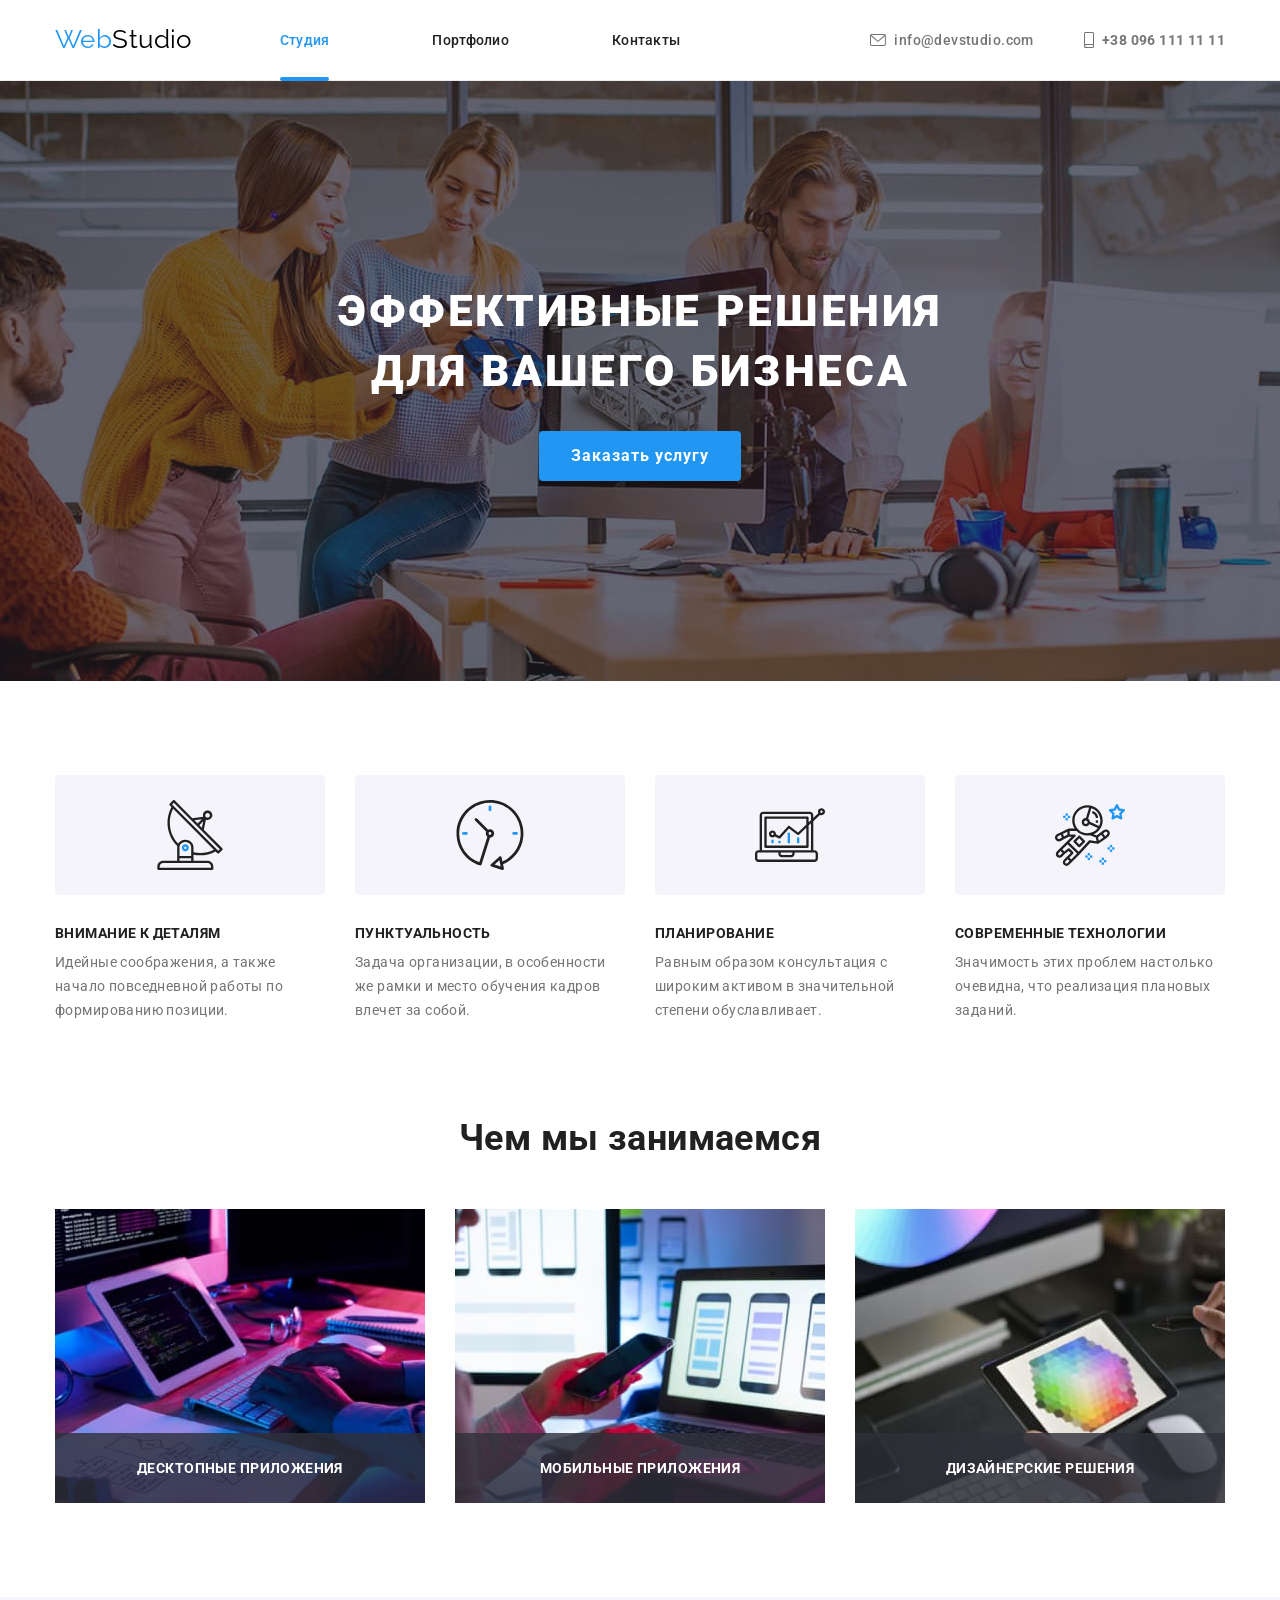
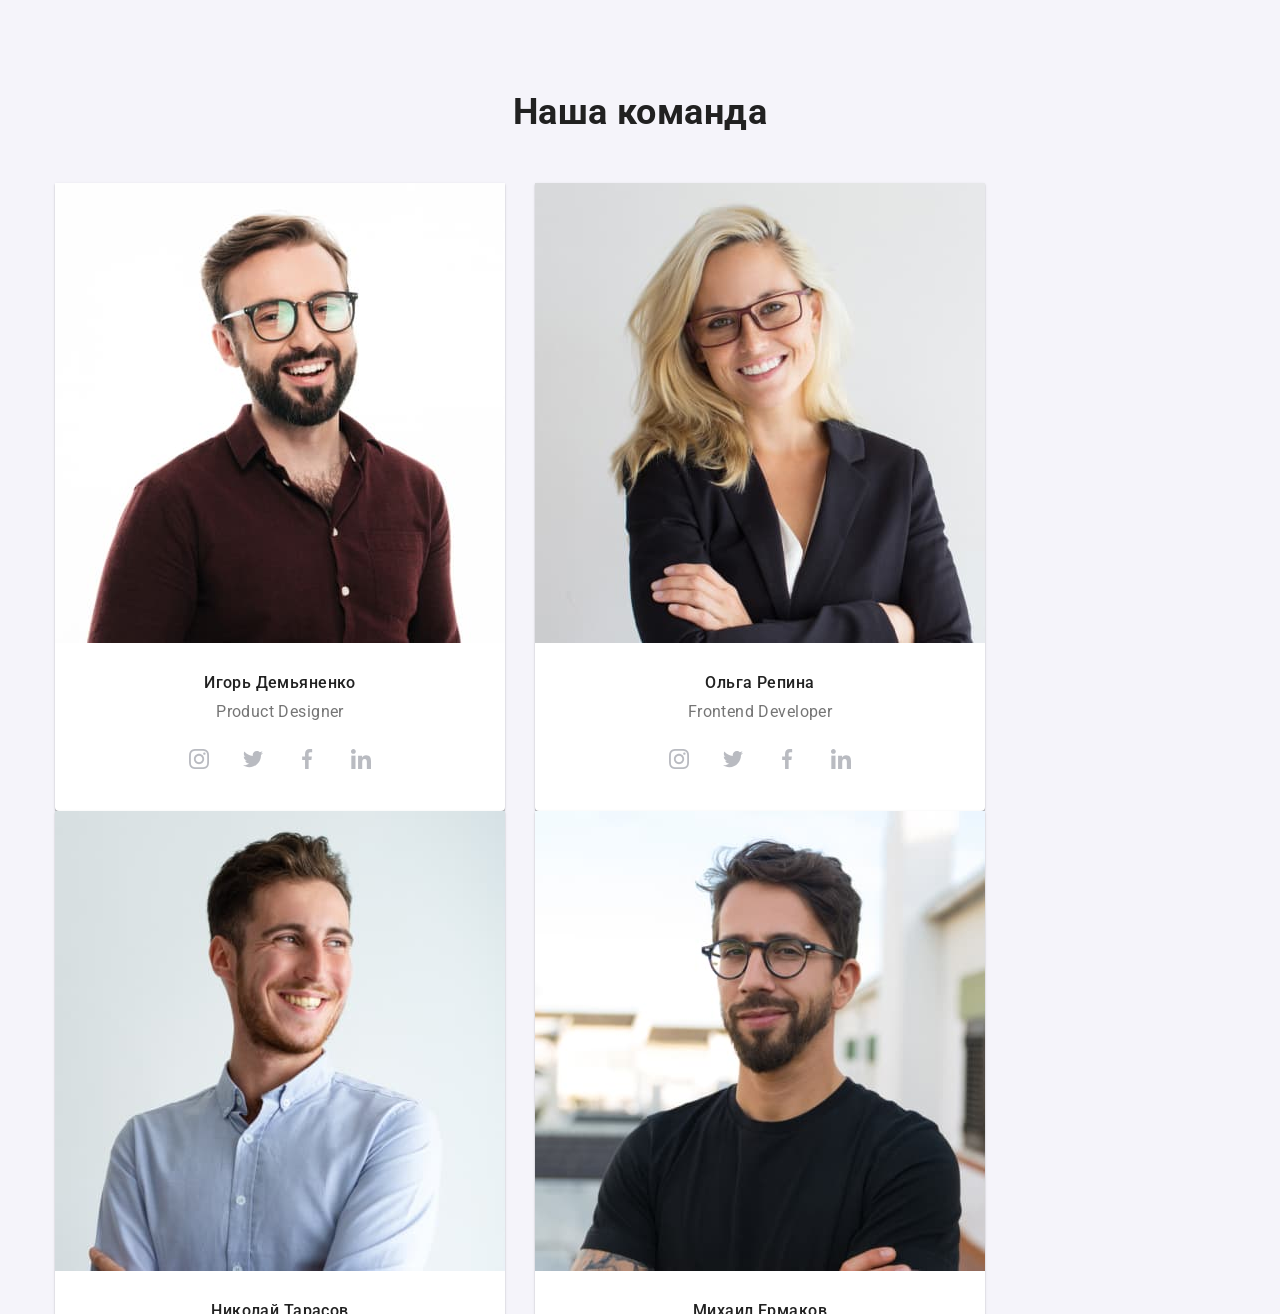
<file: index.html>
<!DOCTYPE html>
<html lang="en">
  <head>
    <meta charset="UTF-8" />
    <meta http-equiv="X-UA-Compatible" content="IE=edge" />
    <meta name="viewport" content="width=device-width, initial-scale=1.0" />
    <title>WebStudio</title>
    <link rel="preconnect" href="https://fonts.googleapis.com" />
    <link rel="preconnect" href="https://fonts.gstatic.com" crossorigin />
    <link
      href="https://fonts.googleapis.com/css2?family=Raleway:wght@700&family=Roboto:wght@400;500;700;900&display=swap"
      rel="stylesheet"
    />
    <link
      rel="stylesheet"
      href="https://cdn.jsdelivr.net/npm/modern-normalize@1.1.0/modern-normalize.min.css"
    />
    <link rel="stylesheet" href="./css/main.min.css" />
  </head>

  <body>
    <!-- Header -->
    <header class="page-header">
      <div class="container header-container">
        <nav class="page-nav">
          <a class="logo" href="./index.html"
            >Web<span class="logo-part-header">Studio</span></a
          >
          <!-- Навигация -->
          <ul class="menu">
            <li class="menu__item">
              <a class="menu__link current" href="./index.html">Студия</a>
            </li>
            <li class="menu__item">
              <a class="menu__link" href="./portfolio.html">Портфолио</a>
            </li>
            <li class="menu__item">
              <a class="menu__link" href="">Контакты</a>
            </li>
          </ul>
        </nav>
        <button type="button" class="mobile-menu-open" data-menu-open>
          <svg class="mobile-menu-open__icon" width="40" height="40">
            <use href="./images/icons.svg#burger"></use>
          </svg>
        </button>

        <!-- Контакты -->
        <ul class="contacts">
          <li class="email">
            <a class="mail" href="mailto:info@devstudio.com"
              >info@devstudio.com
              <svg class="mail-icon" width="16" height="12">
                <use href="./images/icons.svg#mail"></use>
              </svg>
            </a>
          </li>
          <li class="phone">
            <a class="phone-number" href="tel:+380961111111"
              >+38 096 111 11 11
              <svg class="phone-icon" width="10" height="16">
                <use href="./images/icons.svg#smartphone"></use>
              </svg>
            </a>
          </li>
        </ul>
      </div>
    </header>

    <!--Mobile menu-->
    <div class="mobile-menu" data-menu>
      <div class="container mobile-menu__container">
        <button type="button" class="mobile-menu__close-btn" data-menu-close>
          <svg class="burger" width="40" height="40">
            <use href="./images/icons.svg#close-modal"></use>
          </svg>
        </button>
        <ul class="mobile-menu__list">
          <li class="mobile-menu__item">
            <a
              class="mobile-menu__link mobile-menu__link_current"
              href="./index.html"
              >Студия</a
            >
          </li>
          <li class="mobile-menu__item">
            <a class="mobile-menu__link" href="./portfolio.html">Портфолио</a>
          </li>
          <li class="mobile-menu__item">
            <a class="mobile-menu__link" href="">Контакты</a>
          </li>
        </ul>
        <ul class="mobile-menu__contacts">
          <li class="mobile-menu__contacts__item">
            <a class="mobile-menu__phone" href="tel:+380961111111"
              >+38 096 111 11 11</a
            >
          </li>
          <li class="mobile-menu__contacts__item">
            <a class="mobile-menu__mail" href="mailto:info@devstudio.com"
              >info@devstudio.com</a
            >
          </li>
        </ul>
        <ul class="mobile-menu__social-list">
          <li class="mobile-menu__social-list__item">
            <a class="mobile-menu__social-list__link" href=""
              ><span lang="en">Instagram</span></a
            >
          </li>
          <li class="mobile-menu__social-list__item">
            <a class="mobile-menu__social-list__link" href=""
              ><span lang="en">Twitter</span></a
            >
          </li>
          <li class="mobile-menu__social-list__item">
            <a class="mobile-menu__social-list__link" href=""
              ><span lang="en">Facebook</span></a
            >
          </li>
          <li class="mobile-menu__social-list__item">
            <a class="mobile-menu__social-list__link" href=""
              ><span lang="en">LinkedIn</span></a
            >
          </li>
        </ul>
      </div>
    </div>
    <main>
      <!-- HERO -->
      <section class="hero section">
        <div class="container">
          <h1 class="hero-title">Эффективные решения для вашего бизнеса</h1>
          <button class="modal-btn" type="button" data-modal-open>
            Заказать услугу
          </button>
        </div>
      </section>

      <!-- Особенности -->
      <section class="futures section">
        <div class="container">
          <h2 class="futures-h visually-hidden">Наш подход к работе</h2>
          <ul class="futures-list">
            <li class="futures-section-item">
              <div class="futures-element">
                <svg class="futures-icon" width="70" height="70">
                  <use href="./images/icons.svg#antenna"></use>
                </svg>
              </div>
              <h3 class="future-title">Внимание к деталям</h3>
              <p class="future-text">
                Идейные соображения, а также начало повседневной работы по
                формированию позиции.
              </p>
            </li>
            <li class="futures-section-item">
              <div class="futures-element">
                <svg class="futures-icon" width="70" height="70">
                  <use href="./images/icons.svg#clock"></use>
                </svg>
              </div>
              <h3 class="future-title">Пунктуальность</h3>
              <p class="future-text">
                Задача организации, в особенности же рамки и место обучения
                кадров влечет за собой.
              </p>
            </li>
            <li class="futures-section-item">
              <div class="futures-element">
                <svg class="futures-icon" width="70" height="70">
                  <use href="./images/icons.svg#diagram"></use>
                </svg>
              </div>
              <h3 class="future-title">Планирование</h3>
              <p class="future-text">
                Равным образом консультация с широким активом в значительной
                степени обуславливает.
              </p>
            </li>
            <li class="futures-section-item">
              <div class="futures-element">
                <svg class="futures-icon" width="70" height="70">
                  <use href="./images/icons.svg#astronaut"></use>
                </svg>
              </div>
              <h3 class="future-title">Современные технологии</h3>
              <p class="future-text">
                Значимость этих проблем настолько очевидна, что реализация
                плановых заданий.
              </p>
            </li>
          </ul>
        </div>
      </section>

      <!-- Работы -->
      <section class="works section">
        <div class="container">
          <h2 class="section-title">Чем мы занимаемся</h2>
          <ul class="work-list">
            <li class="work-img">
              <div class="product-wrapper">
                <img
                  srcset="./images/work1.jpg 370w, images/work1@2x.jpg 740w"
                  src="./images/work1.jpg"
                  alt="Разработка сайтов"
                  sizes="370px"
                />
                <div class="work-title-wrapper">
                  <p class="work-title">Десктопные приложения</p>
                </div>
              </div>
            </li>
            <li class="work-img">
              <div class="product-wrapper">
                <img
                  srcset="./images/work2.jpg 370w, images/work2@2x.jpg 740w"
                  src="./images/work2.jpg"
                  alt="Мобильные приложения"
                  sizes="370px"
                />
                <div class="work-title-wrapper">
                  <p class="work-title">Мобильные приложения</p>
                </div>
              </div>
            </li>
            <li class="work-img">
              <div class="product-wrapper">
                <img
                  srcset="./images/work3.jpg 370w, images/work3@2x.jpg 740w"
                  src="./images/work3.jpg"
                  alt="Дизайнерские решения"
                  sizes="370px"
                />
                <div class="work-title-wrapper">
                  <p class="work-title">Дизайнерские решения</p>
                </div>
              </div>
            </li>
          </ul>
        </div>
      </section>

      <!-- Команда -->
      <section class="team section">
        <div class="container">
          <h2 class="section-title">Наша команда</h2>
          <ul class="team-peoples">
            <li class="team-member">
              <picture>
                <source
                  srcset="
                    ./images/employee1.jpg    1x,
                    ./images/employee1@2x.jpg 2x
                  "
                  media="(min-width: 1200px)"
                />

                <source
                  srcset="
                    ./images/employee1-tablet.jpg    1x,
                    ./images/employee1-tablet@2x.jpg 2x
                  "
                  media="(min-width: 768px)"
                />

                <source
                  srcset="
                    ./images/employee1-mobile.jpg    1x,
                    ./images/employee1-mobile@2x.jpg 2x
                  "
                  media="(max-width: 767px)"
                />
                <img
                  src="./images/employee1-mobile.jpg"
                  alt="Игорь Демьяненко"
                />
              </picture>

              <div class="team-people-info">
                <h3 class="team-name">Игорь Демьяненко</h3>
                <p class="team-position">Product Designer</p>
                <ul class="social-list">
                  <li class="social-list-item">
                    <a href="" class="social-list-link">
                      <svg class="social-list-icon" width="20" height="20">
                        <use href="./images/icons.svg#instagram"></use>
                      </svg>
                    </a>
                  </li>
                  <li class="social-list-item">
                    <a href="" class="social-list-link">
                      <svg class="social-list-icon" width="20" height="20">
                        <use href="./images/icons.svg#twitter"></use>
                      </svg>
                    </a>
                  </li>
                  <li class="social-list-item">
                    <a href="" class="social-list-link">
                      <svg class="social-list-icon" width="20" height="20">
                        <use href="./images/icons.svg#facebook"></use>
                      </svg>
                    </a>
                  </li>
                  <li class="social-list-item">
                    <a href="" class="social-list-link">
                      <svg class="social-list-icon" width="20" height="20">
                        <use href="./images/icons.svg#linkedin"></use>
                      </svg>
                    </a>
                  </li>
                </ul>
              </div>
            </li>
            <li class="team-member">
              <picture>
                <source
                  srcset="
                    ./images/employee2.jpg    1x,
                    ./images/employee2@2x.jpg 2x
                  "
                  media="(min-width: 1200px)"
                />

                <source
                  srcset="
                    ./images/employee2-tablet.jpg    1x,
                    ./images/employee2-tablet@2x.jpg 2x
                  "
                  media="(min-width: 768px)"
                />

                <source
                  srcset="
                    ./images/employee2-mobile.jpg    1x,
                    ./images/employee2-mobile@2x.jpg 2x
                  "
                  media="(max-width: 767px)"
                />

                <img src="./images/employee2-mobile.jpg" alt="Ольга Репина" />
              </picture>

              <div class="team-people-info">
                <h3 class="team-name">Ольга Репина</h3>
                <p class="team-position">Frontend Developer</p>
                <ul class="social-list">
                  <li class="social-list-item">
                    <a href="" class="social-list-link">
                      <svg class="social-list-icon" width="20" height="20">
                        <use href="./images/icons.svg#instagram"></use>
                      </svg>
                    </a>
                  </li>
                  <li class="social-list-item">
                    <a href="" class="social-list-link">
                      <svg class="social-list-icon" width="20" height="20">
                        <use href="./images/icons.svg#twitter"></use>
                      </svg>
                    </a>
                  </li>
                  <li class="social-list-item">
                    <a href="" class="social-list-link">
                      <svg class="social-list-icon" width="20" height="20">
                        <use href="./images/icons.svg#facebook"></use>
                      </svg>
                    </a>
                  </li>
                  <li class="social-list-item">
                    <a href="" class="social-list-link">
                      <svg class="social-list-icon" width="20" height="20">
                        <use href="./images/icons.svg#linkedin"></use>
                      </svg>
                    </a>
                  </li>
                </ul>
              </div>
            </li>
            <li class="team-member">
              <picture>
                <source
                  srcset="
                    ./images/employee3.jpg    1x,
                    ./images/employee3@2x.jpg 2x
                  "
                  media="(min-width: 1200px)"
                />

                <source
                  srcset="
                    ./images/employee3-tablet.jpg    1x,
                    ./images/employee3-tablet@2x.jpg 2x
                  "
                  media="(min-width: 768px)"
                />

                <source
                  srcset="
                    ./images/employee3-mobile.jpg    1x,
                    ./images/employee3-mobile@2x.jpg 2x
                  "
                  media="(max-width: 767px)"
                />

                <img
                  src="./images/employee3-mobile.jpg"
                  alt="Николай Тарасов"
                />
              </picture>
              <div class="team-people-info">
                <h3 class="team-name">Николай Тарасов</h3>
                <p class="team-position">Marketing</p>
                <ul class="social-list">
                  <li class="social-list-item">
                    <a href="" class="social-list-link">
                      <svg class="social-list-icon" width="20" height="20">
                        <use href="./images/icons.svg#instagram"></use>
                      </svg>
                    </a>
                  </li>
                  <li class="social-list-item">
                    <a href="" class="social-list-link">
                      <svg class="social-list-icon" width="20" height="20">
                        <use href="./images/icons.svg#twitter"></use>
                      </svg>
                    </a>
                  </li>
                  <li class="social-list-item">
                    <a href="" class="social-list-link">
                      <svg class="social-list-icon" width="20" height="20">
                        <use href="./images/icons.svg#facebook"></use>
                      </svg>
                    </a>
                  </li>
                  <li class="social-list-item">
                    <a href="" class="social-list-link">
                      <svg class="social-list-icon" width="20" height="20">
                        <use href="./images/icons.svg#linkedin"></use>
                      </svg>
                    </a>
                  </li>
                </ul>
              </div>
            </li>
            <li class="team-member">
              <picture>
                <source
                  srcset="
                    ./images/employee4.jpg    1x,
                    ./images/employee4@2x.jpg 2x
                  "
                  media="(min-width: 1200px)"
                />

                <source
                  srcset="
                    ./images/employee4-tablet.jpg    1x,
                    ./images/employee4-tablet@2x.jpg 2x
                  "
                  media="(min-width: 768px)"
                />

                <source
                  srcset="
                    ./images/employee4-mobile.jpg    1x,
                    ./images/employee4-mobile@2x.jpg 2x
                  "
                  media="(max-width: 767px)"
                />

                <img src="./images/employee4-mobile.jpg" alt="Михаил Ермаков" />
              </picture>
              <div class="team-people-info">
                <h3 class="team-name">Михаил Ермаков</h3>
                <p class="team-position">UI Designer</p>
                <ul class="social-list">
                  <li class="social-list-item">
                    <a href="" class="social-list-link">
                      <svg class="social-list-icon" width="20" height="20">
                        <use href="./images/icons.svg#instagram"></use>
                      </svg>
                    </a>
                  </li>
                  <li class="social-list-item">
                    <a href="" class="social-list-link">
                      <svg class="social-list-icon" width="20" height="20">
                        <use href="./images/icons.svg#twitter"></use>
                      </svg>
                    </a>
                  </li>
                  <li class="social-list-item">
                    <a href="" class="social-list-link">
                      <svg class="social-list-icon" width="20" height="20">
                        <use href="./images/icons.svg#facebook"></use>
                      </svg>
                    </a>
                  </li>
                  <li class="social-list-item">
                    <a href="" class="social-list-link">
                      <svg class="social-list-icon" width="20" height="20">
                        <use href="./images/icons.svg#linkedin"></use>
                      </svg>
                    </a>
                  </li>
                </ul>
              </div>
            </li>
          </ul>
        </div>
      </section>

      <!-- Regular Customers -->
      <section class="regular-customers section">
        <div class="container">
          <h2 class="section-title">Постоянные клиенты</h2>
          <ul class="customers-list">
            <li class="customers-list-item">
              <a href="" class="customers-list-link">
                <svg class="customers-list-icon" width="106" height="60">
                  <use href="./images/icons.svg#Logo"></use>
                </svg>
              </a>
            </li>
            <li class="customers-list-item">
              <a href="" class="customers-list-link">
                <svg class="customers-list-icon" width="106" height="60">
                  <use href="./images/icons.svg#Logo-1"></use>
                </svg>
              </a>
            </li>
            <li class="customers-list-item">
              <a href="" class="customers-list-link">
                <svg class="customers-list-icon" width="106" height="60">
                  <use href="./images/icons.svg#Logo-2"></use>
                </svg>
              </a>
            </li>
            <li class="customers-list-item">
              <a href="" class="customers-list-link">
                <svg class="customers-list-icon" width="106" height="60">
                  <use href="./images/icons.svg#Logo-3"></use>
                </svg>
              </a>
            </li>
            <li class="customers-list-item">
              <a href="" class="customers-list-link">
                <svg class="customers-list-icon" width="106" height="60">
                  <use href="./images/icons.svg#Logo-4"></use>
                </svg>
              </a>
            </li>
            <li class="customers-list-item">
              <a href="" class="customers-list-link">
                <svg class="customers-list-icon" width="106" height="60">
                  <use href="./images/icons.svg#Logo-5"></use>
                </svg>
              </a>
            </li>
          </ul>
        </div>
      </section>
    </main>

    <!-- Footer -->
    <footer class="footer">
      <div class="footer-info container">
        <div class="footer-left-side">
          <a class="logo-footer" href="./index.html"
            >Web<span class="logo-part-footer">Studio</span></a
          >

          <ul class="contacts-footer">
            <li class="footer-adress">
              <a class="post-address" href="">Киев, пр-т Леси Украинки, 26</a>
            </li>
            <li class="footer-adress">
              <a class="mail-footer" href="mailto:info@example.com"
                >info@example.com</a
              >
            </li>
            <li>
              <a class="phone-number-footer" href="tel:+380961111111"
                >+38 096 111 11 11</a
              >
            </li>
          </ul>
        </div>
        <div class="footer-right-side">
          <p class="invitation">приєднуйтесь</p>
          <ul class="social-list-footer">
            <li class="footer-social-item">
              <a href="" class="footer-social-link">
                <svg class="footer-social-icon" width="20" height="20">
                  <use href="./images/icons.svg#instagram"></use>
                </svg>
              </a>
            </li>
            <li class="footer-social-item">
              <a href="" class="footer-social-link">
                <svg class="footer-social-icon" width="20" height="20">
                  <use href="./images/icons.svg#twitter"></use>
                </svg>
              </a>
            </li>
            <li class="footer-social-item">
              <a href="" class="footer-social-link">
                <svg class="footer-social-icon" width="20" height="20">
                  <use href="./images/icons.svg#facebook"></use>
                </svg>
              </a>
            </li>
            <li class="footer-social-item">
              <a href="" class="footer-social-link">
                <svg class="footer-social-icon" width="20" height="20">
                  <use href="./images/icons.svg#linkedin"></use>
                </svg>
              </a>
            </li>
          </ul>
        </div>

        <!-- FOOTER-FORM -->
        <div class="footer-form">
          <p class="invitation">Підпишіться на розсилку</p>
          <form class="modal-form-footer">
            <label class="modal-form-field-footer">
              <input
                type="email"
                name="user_mail"
                class="modal-form-mail"
                placeholder="Email"
              />
            </label>
            <button type="submit" class="footer-button">
              Підписатися
              <svg class="send-mail-icon" width="24" height="24">
                <use href="./images/icons.svg#icon-send"></use>
              </svg>
            </button>
          </form>
        </div>
      </div>
    </footer>

    <!--Modal Window-->
    <div class="backdrop is-hidden" data-modal>
      <div class="modal">
        <button type="button" class="modal-close-btn" data-modal-close>
          <svg class="modal-close-btn-icon" width="18" height="18">
            <use href="./images/icons.svg#close-modal"></use>
          </svg>
        </button>
        <p class="form-title">Залиште свої дані, ми вам передзвонимо</p>
        <!--Modal FORM-->
        <form class="modal-form">
          <label class="modal-form-field">
            <span class="modal-form-input-desc">Ім'я</span>
            <span class="modal-form-input-wrapper">
              <input
                type="text"
                name="user_name"
                class="modal-form-input"
                required
                pattern="^[a-zA-Zа-яА-Я]+$"
                minlength="2"
              />
              <svg class="modal-form-input-icon">
                <use href="./images/icons.svg#icon-name"></use>
              </svg>
            </span>
          </label>
          <label class="modal-form-field">
            <span class="modal-form-input-desc">Телефон</span>
            <span class="modal-form-input-wrapper">
              <input
                type="tel"
                name="user_phone"
                class="modal-form-input"
                required
                pattern="[0-9]{3}-[0-9]{3}-[0-9]{2}-[0-9]{2}"
                title="xxx-xxx-xx-xx"
              />
              <svg class="modal-form-input-icon">
                <use href="./images/icons.svg#icon-phone"></use>
              </svg>
            </span>
          </label>
          <label class="modal-form-field">
            <span class="modal-form-input-desc">Пошта</span>
            <span class="modal-form-input-wrapper">
              <input
                type="email"
                name="user_mail"
                class="modal-form-input"
                required
              />
              <svg class="modal-form-input-icon">
                <use href="./images/icons.svg#icon-email"></use>
              </svg>
            </span>
          </label>
          <label class="modal-form-field-text">
            <span class="modal-form-input-desc">Коментар</span>
            <textarea
              name="user_message"
              class="modal-form-message"
              placeholder="Введіть текст"
            ></textarea>
          </label>
          <input
            id="user-policy"
            type="checkbox"
            name="user_policy"
            class="modal-form-chek visually-hidden"
          />
          <label for="user-policy" class="modal-form-chek-desc">
            Погоджуюся з розсилкою та приймаю&nbsp;<a href="">Умови договору</a>
          </label>
          <button type="submit" class="modal-form-submit">Відправити</button>
        </form>
      </div>
    </div>

    <script src="./js/mobile-menu.js"></script>
    <script src="./js/modal.js"></script>
  </body>
</html>
</file>
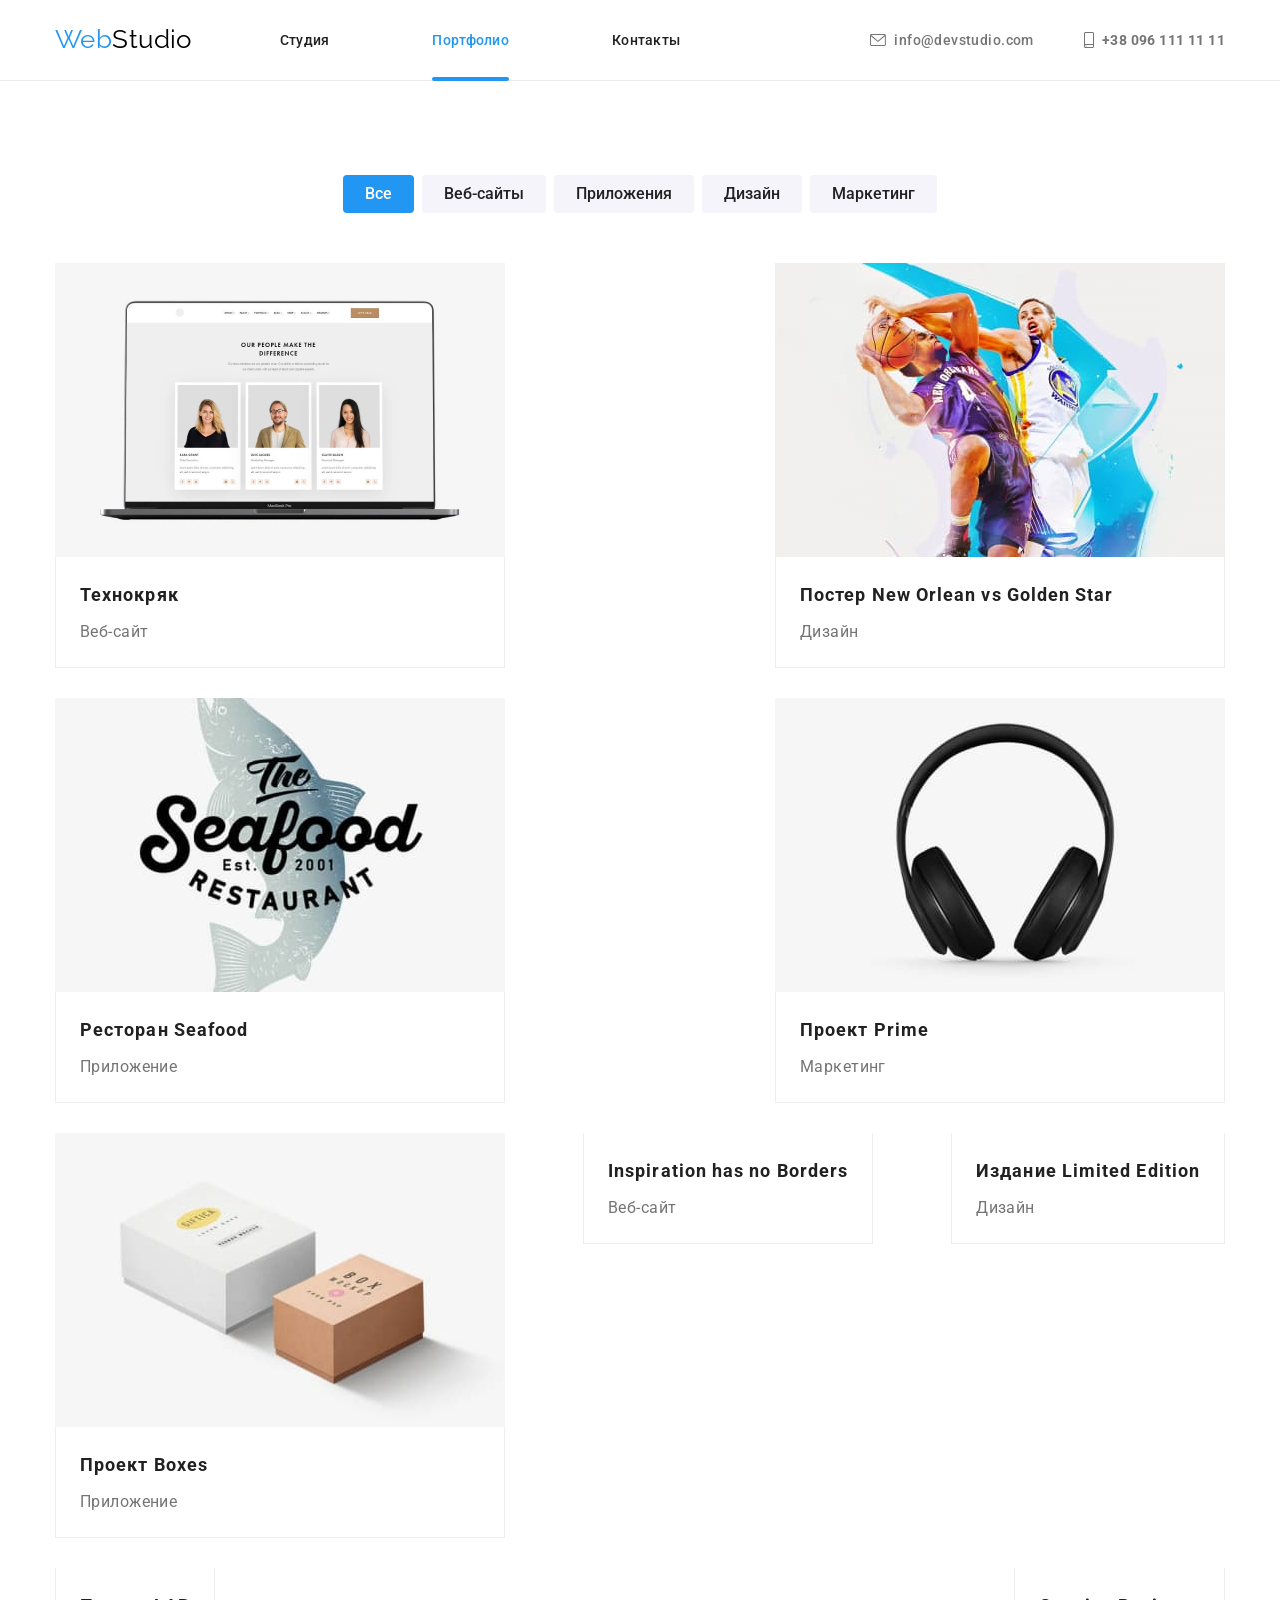
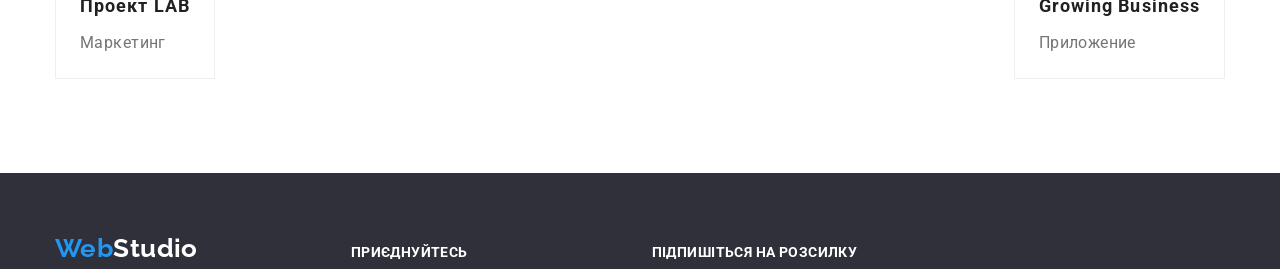
<file: portfolio.html>
<!DOCTYPE html>
<html lang="en">
  <head>
    <meta charset="UTF-8" />
    <meta http-equiv="X-UA-Compatible" content="IE=edge" />
    <meta name="viewport" content="width=device-width, initial-scale=1.0" />
    <title>Portfolio</title>
    <link rel="preconnect" href="https://fonts.googleapis.com" />
    <link rel="preconnect" href="https://fonts.gstatic.com" crossorigin />
    <link
      href="https://fonts.googleapis.com/css2?family=Raleway:wght@700&family=Roboto:wght@400;500;700;900&display=swap"
      rel="stylesheet"
    />
    <link
      rel="stylesheet"
      href="https://cdn.jsdelivr.net/npm/modern-normalize@1.1.0/modern-normalize.min.css"
    />
    <link rel="stylesheet" href="./css/main.min.css" />
  </head>
  <body>
    <!-- Header -->
    <header class="page-header">
      <div class="container header-container">
        <nav class="page-nav">
          <a class="logo" href="./index.html"
            >Web<span class="logo-part-header">Studio</span></a
          >
          <!-- Навигация -->
          <ul class="menu">
            <li class="menu__item">
              <a class="menu__link" href="./index.html">Студия</a>
            </li>
            <li class="menu__item">
              <a class="menu__link current" href="./portfolio.html"
                >Портфолио</a
              >
            </li>
            <li class="menu__item">
              <a class="menu__link" href="">Контакты</a>
            </li>
          </ul>
        </nav>
        <button type="button" class="mobile-menu-open" data-menu-open>
          <svg class="mobile-menu-open__icon" width="40" height="40">
            <use href="./images/icons.svg#burger"></use>
          </svg>
        </button>

        <!-- Контакты -->
        <ul class="contacts">
          <li class="email">
            <a class="mail" href="mailto:info@devstudio.com"
              >info@devstudio.com
              <svg class="mail-icon" width="16" height="12">
                <use href="./images/icons.svg#mail"></use>
              </svg>
            </a>
          </li>
          <li class="phone">
            <a class="phone-number" href="tel:+380961111111"
              >+38 096 111 11 11
              <svg class="phone-icon" width="10" height="16">
                <use href="./images/icons.svg#smartphone"></use>
              </svg>
            </a>
          </li>
        </ul>
      </div>
    </header>

    <!--Mobile menu-->
    <div class="mobile-menu" data-menu>
      <div class="container mobile-menu__container">
        <button type="button" class="mobile-menu__close-btn" data-menu-close>
          <svg class="burger" width="40" height="40">
            <use href="./images/icons.svg#close-modal"></use>
          </svg>
        </button>
        <ul class="mobile-menu__list">
          <li class="mobile-menu__item">
            <a class="mobile-menu__link" href="./index.html">Студия</a>
          </li>
          <li class="mobile-menu__item">
            <a
              class="mobile-menu__link mobile-menu__link_current"
              href="./portfolio.html"
              >Портфолио</a
            >
          </li>
          <li class="mobile-menu__item">
            <a class="mobile-menu__link" href="">Контакты</a>
          </li>
        </ul>
        <ul class="mobile-menu__contacts">
          <li class="mobile-menu__contacts__item">
            <a class="mobile-menu__phone" href="tel:+380961111111"
              >+38 096 111 11 11</a
            >
          </li>
          <li class="mobile-menu__contacts__item">
            <a class="mobile-menu__mail" href="mailto:info@devstudio.com"
              >info@devstudio.com</a
            >
          </li>
        </ul>
        <ul class="mobile-menu__social-list">
          <li class="mobile-menu__social-list__item">
            <a class="mobile-menu__social-list__link" href=""
              ><span lang="en">Instagram</span></a
            >
          </li>
          <li class="mobile-menu__social-list__item">
            <a class="mobile-menu__social-list__link" href=""
              ><span lang="en">Twitter</span></a
            >
          </li>
          <li class="mobile-menu__social-list__item">
            <a class="mobile-menu__social-list__link" href=""
              ><span lang="en">Facebook</span></a
            >
          </li>
          <li class="mobile-menu__social-list__item">
            <a class="mobile-menu__social-list__link" href=""
              ><span lang="en">LinkedIn</span></a
            >
          </li>
        </ul>
      </div>
    </div>
    <main>
      <!-- Кнопки фільтрації -->
      <section class="projects section">
        <div class="container">
          <h1 class="visually-hidden">Наши работы</h1>
          <ul class="filter-button">
            <li>
              <button class="filter-btn active" type="button">Все</button>
            </li>
            <li><button class="filter-btn" type="button">Веб-сайты</button></li>
            <li>
              <button class="filter-btn" type="button">Приложения</button>
            </li>
            <li><button class="filter-btn" type="button">Дизайн</button></li>
            <li><button class="filter-btn" type="button">Маркетинг</button></li>
          </ul>

          <!-- Проекти студії -->
          <ul class="all-projects">
            <li class="project-card">
              <a href="" class="project-card-link">
                <div class="project-card-img-wrapper">
                  <picture>
                    <source
                      srcset="
                        ./images/portfolio/website-technoquack.jpg    1x,
                        ./images/portfolio/website-technoquack@2x.jpg 2x
                      "
                      media="(min-width: 1200px)"
                    />

                    <source
                      srcset="
                        ./images/portfolio/website-technoquack-tablet.jpg    1x,
                        ./images/portfolio/website-technoquack-tablet@2x.jpg 2x
                      "
                      media="(min-width: 768px)"
                    />

                    <source
                      srcset="
                        ./images/portfolio/website-technoquack-mobile.jpg    1x,
                        ./images/portfolio/website-technoquack-mobile@2x.jpg 2x
                      "
                      media="(max-width: 767px)"
                    />

                    <img
                      src="./images/portfolio/website-technoquack-mobile.jpg"
                      alt="Веб сайт Технокряк"
                    />
                  </picture>

                  <p class="overlay">
                    Ресурс пропонує комплексні пропозиції з різним рівнем
                    функціоналу та сервісів. Все це дозволить відвідувачу
                    отримати вичерпні відомості про компанію чи приватну особу.
                  </p>
                </div>

                <div class="project-card-title">
                  <h2 class="project-title">Технокряк</h2>
                  <p class="project-description">Веб-сайт</p>
                </div>
              </a>
            </li>

            <li class="project-card">
              <a href="" class="project-card-link">
                <div class="project-card-img-wrapper">
                  <picture>
                    <source
                      srcset="
                        ./images/portfolio/design-neworlean.jpg    1x,
                        ./images/portfolio/design-neworlean@2x.jpg 2x
                      "
                      media="(min-width: 1200px)"
                    />

                    <source
                      srcset="
                        ./images/portfolio/design-neworlean-tablet.jpg    1x,
                        ./images/portfolio/design-neworlean-tablet@2x.jpg 2x
                      "
                      media="(min-width: 768px)"
                    />

                    <source
                      srcset="
                        ./images/portfolio/design-neworlean-mobile.jpg    1x,
                        ./images/portfolio/design-neworlean-mobile@2x.jpg 2x
                      "
                      media="(max-width: 767px)"
                    />

                    <img
                      src="./images/portfolio/design-neworlean-mobile.jpg"
                      alt="Дизайн постера"
                    />
                  </picture>

                  <p class="overlay">
                    Ресурс пропонує комплексні пропозиції з різним рівнем
                    функціоналу та сервісів. Все це дозволить відвідувачу
                    отримати вичерпні відомості про компанію чи приватну особу.
                  </p>
                </div>
                <div class="project-card-title">
                  <h2 class="project-title">
                    Постер New Orlean vs Golden Star
                  </h2>
                  <p class="project-description">Дизайн</p>
                </div>
              </a>
            </li>
            <li class="project-card">
              <a href="" class="project-card-link">
                <div class="project-card-img-wrapper">
                  <picture>
                    <source
                      srcset="
                        ./images/portfolio/application-seafood.jpg    1x,
                        ./images/portfolio/application-seafood@2x.jpg 2x
                      "
                      media="(min-width: 1200px)"
                    />

                    <source
                      srcset="
                        ./images/portfolio/application-seafood-tablet.jpg    1x,
                        ./images/portfolio/application-seafood-tablet@2x.jpg 2x
                      "
                      media="(min-width: 768px)"
                    />

                    <source
                      srcset="
                        ./images/portfolio/application-seafood-mobile.jpg    1x,
                        ./images/portfolio/application-seafood-mobile@2x.jpg 2x
                      "
                      media="(max-width: 767px)"
                    />

                    <img
                      src="./images/portfolio/application-seafood-mobile.jpg"
                      alt="Приложение для ресторана"
                    />
                  </picture>

                  <p class="overlay">
                    Ресурс пропонує комплексні пропозиції з різним рівнем
                    функціоналу та сервісів. Все це дозволить відвідувачу
                    отримати вичерпні відомості про компанію чи приватну особу.
                  </p>
                </div>
                <div class="project-card-title">
                  <h2 class="project-title">Ресторан Seafood</h2>
                  <p class="project-description">Приложение</p>
                </div>
              </a>
            </li>
            <li class="project-card">
              <a href="" class="project-card-link">
                <div class="project-card-img-wrapper">
                  <picture>
                    <source
                      srcset="
                        ./images/portfolio/marketing-prime.jpg    1x,
                        ./images/portfolio/marketing-prime@2x.jpg 2x
                      "
                      media="(min-width: 1200px)"
                    />

                    <source
                      srcset="
                        ./images/portfolio/marketing-prime-tablet.jpg    1x,
                        ./images/portfolio/marketing-prime-tablet@2x.jpg 2x
                      "
                      media="(min-width: 768px)"
                    />

                    <source
                      srcset="
                        ./images/portfolio/marketing-prime-mobile.jpg    1x,
                        ./images/portfolio/marketing-prime-mobile@2x.jpg 2x
                      "
                      media="(max-width: 767px)"
                    />

                    <img
                      src="./images/portfolio/marketing-prime-mobile.jpg"
                      alt="Проект Prime"
                    />
                  </picture>

                  <p class="overlay">
                    Ресурс пропонує комплексні пропозиції з різним рівнем
                    функціоналу та сервісів. Все це дозволить відвідувачу
                    отримати вичерпні відомості про компанію чи приватну особу.
                  </p>
                </div>
                <div class="project-card-title">
                  <h2 class="project-title">Проект Prime</h2>
                  <p class="project-description">Маркетинг</p>
                </div>
              </a>
            </li>
            <li class="project-card">
              <a href="" class="project-card-link">
                <div class="project-card-img-wrapper">
                  <picture>
                    <source
                      srcset="
                        ./images/portfolio/application-boxes.jpg    1x,
                        ./images/portfolio/application-boxes@2x.jpg 2x
                      "
                      media="(min-width: 1200px)"
                    />

                    <source
                      srcset="
                        ./images/portfolio/application-boxes-tablet.jpg    1x,
                        ./images/portfolio/application-boxes-tablet@2x.jpg 2x
                      "
                      media="(min-width: 768px)"
                    />

                    <source
                      srcset="
                        ./images/portfolio/application-boxes-mobile.jpg    1x,
                        ./images/portfolio/application-boxes-mobile@2x.jpg 2x
                      "
                      media="(max-width: 767px)"
                    />

                    <img
                      src="./images/portfolio/application-boxes-mobile.jpg"
                      alt="Проект Boxes"
                    />
                  </picture>

                  <p class="overlay">
                    Ресурс пропонує комплексні пропозиції з різним рівнем
                    функціоналу та сервісів. Все це дозволить відвідувачу
                    отримати вичерпні відомості про компанію чи приватну особу.
                  </p>
                </div>
                <div class="project-card-title">
                  <h2 class="project-title">Проект Boxes</h2>
                  <p class="project-description">Приложение</p>
                </div>
              </a>
            </li>
            <li class="project-card">
              <a href="" class="project-card-link">
                <div class="project-card-img-wrapper">
                  <picture>
                    <source
                      srcset="
                        ./images/portfolio/website-inspiration.jpg    1x,
                        ./images/portfolio/website-inspiration@2x.jpg 2x
                      "
                      media="(min-width: 1200px)"
                    />

                    <source
                      srcset="
                        ./images/portfolio/website-inspiration-tablet.jpg    1x,
                        ./images/portfolio/website-inspiration-tablet@2x.jpg 2x
                      "
                      media="(min-width: 768px)"
                    />

                    <source
                      srcset="
                        ./images/portfolio/website-inspiration-mobile.jpg    1x,
                        ./images/portfolio/website-inspiration-mobile@2x.jpg 2x
                      "
                      media="(max-width: 767px)"
                    />

                    <img
                      src="./images/portfolio/website-inspiration-mobile.jpg"
                      alt="Веб-сайт Inspiration has no Borders"
                    />
                  </picture>

                  <p class="overlay">
                    Ресурс пропонує комплексні пропозиції з різним рівнем
                    функціоналу та сервісів. Все це дозволить відвідувачу
                    отримати вичерпні відомості про компанію чи приватну особу.
                  </p>
                </div>
                <div class="project-card-title">
                  <h2 class="project-title">Inspiration has no Borders</h2>
                  <p class="project-description">Веб-сайт</p>
                </div>
              </a>
            </li>
            <li class="project-card">
              <a href="" class="project-card-link">
                <div class="project-card-img-wrapper">
                  <picture>
                    <source
                      srcset="
                        ./images/portfolio/design-limited.jpg    1x,
                        ./images/portfolio/design-limited@2x.jpg 2x
                      "
                      media="(min-width: 1200px)"
                    />

                    <source
                      srcset="
                        ./images/portfolio/design-limited-tablet.jpg    1x,
                        ./images/portfolio/design-limited-tablet@2x.jpg 2x
                      "
                      media="(min-width: 768px)"
                    />

                    <source
                      srcset="
                        ./images/portfolio/design-limited-mobile.jpg    1x,
                        ./images/portfolio/design-limited-mobile@2x.jpg 2x
                      "
                      media="(max-width: 767px)"
                    />

                    <img
                      src="./images/portfolio/design-limited-mobile.jpg"
                      alt="Дизайн издания"
                    />
                  </picture>

                  <p class="overlay">
                    Ресурс пропонує комплексні пропозиції з різним рівнем
                    функціоналу та сервісів. Все це дозволить відвідувачу
                    отримати вичерпні відомості про компанію чи приватну особу.
                  </p>
                </div>
                <div class="project-card-title">
                  <h2 class="project-title">Издание Limited Edition</h2>
                  <p class="project-description">Дизайн</p>
                </div>
              </a>
            </li>
            <li class="project-card">
              <a href="" class="project-card-link">
                <div class="project-card-img-wrapper">
                  <picture>
                    <source
                      srcset="
                        ./images/portfolio/marketing-lab.jpg    1x,
                        ./images/portfolio/marketing-lab@2x.jpg 2x
                      "
                      media="(min-width: 1200px)"
                    />

                    <source
                      srcset="
                        ./images/portfolio/marketing-lab-tablet.jpg    1x,
                        ./images/portfolio/marketing-lab-tablet@2x.jpg 2x
                      "
                      media="(min-width: 768px)"
                    />

                    <source
                      srcset="
                        ./images/portfolio/marketing-lab-mobile.jpg    1x,
                        ./images/portfolio/marketing-lab-mobile@2x.jpg 2x
                      "
                      media="(max-width: 767px)"
                    />

                    <img
                      src="./images/portfolio/marketing-lab-mobile.jpg"
                      alt="Проект LAB"
                    />
                  </picture>

                  <p class="overlay">
                    Ресурс пропонує комплексні пропозиції з різним рівнем
                    функціоналу та сервісів. Все це дозволить відвідувачу
                    отримати вичерпні відомості про компанію чи приватну особу.
                  </p>
                </div>
                <div class="project-card-title">
                  <h2 class="project-title">Проект LAB</h2>
                  <p class="project-description">Маркетинг</p>
                </div>
              </a>
            </li>
            <li class="project-card">
              <a href="" class="project-card-link">
                <div class="project-card-img-wrapper">
                  <picture>
                    <source
                      srcset="
                        ./images/portfolio/application-growing.jpg    1x,
                        ./images/portfolio/application-growing@2x.jpg 2x
                      "
                      media="(min-width: 1200px)"
                    />

                    <source
                      srcset="
                        ./images/portfolio/application-growing-tablet.jpg    1x,
                        ./images/portfolio/application-growing-tablet@2x.jpg 2x
                      "
                      media="(min-width: 768px)"
                    />

                    <source
                      srcset="
                        ./images/portfolio/application-growing-mobile.jpg    1x,
                        ./images/portfolio/application-growing-mobile@2x.jpg 2x
                      "
                      media="(max-width: 767px)"
                    />

                    <img
                      src="./images/portfolio/application-growing-mobile.jpg"
                      alt="Приложение для бизнеса"
                    />
                  </picture>

                  <p class="overlay">
                    Ресурс пропонує комплексні пропозиції з різним рівнем
                    функціоналу та сервісів. Все це дозволить відвідувачу
                    отримати вичерпні відомості про компанію чи приватну особу.
                  </p>
                </div>
                <div class="project-card-title">
                  <h2 class="project-title">Growing Business</h2>
                  <p class="project-description">Приложение</p>
                </div>
              </a>
            </li>
          </ul>
        </div>
      </section>
    </main>

    <!-- Footer -->
    <footer class="footer">
      <div class="footer-info container">
        <div class="footer-left-side">
          <a class="logo-footer" href="./index.html"
            >Web<span class="logo-part-footer">Studio</span></a
          >

          <ul class="contacts-footer">
            <li class="footer-adress">
              <a class="post-address" href="">Киев, пр-т Леси Украинки, 26</a>
            </li>
            <li class="footer-adress">
              <a class="mail-footer" href="mailto:info@example.com"
                >info@example.com</a
              >
            </li>
            <li>
              <a class="phone-number-footer" href="tel:+380961111111"
                >+38 096 111 11 11</a
              >
            </li>
          </ul>
        </div>
        <div class="footer-right-side">
          <p class="invitation">приєднуйтесь</p>
          <ul class="social-list-footer">
            <li class="footer-social-item">
              <a href="" class="footer-social-link">
                <svg class="footer-social-icon" width="20" height="20">
                  <use href="./images/icons.svg#instagram"></use>
                </svg>
              </a>
            </li>
            <li class="footer-social-item">
              <a href="" class="footer-social-link">
                <svg class="footer-social-icon" width="20" height="20">
                  <use href="./images/icons.svg#twitter"></use>
                </svg>
              </a>
            </li>
            <li class="footer-social-item">
              <a href="" class="footer-social-link">
                <svg class="footer-social-icon" width="20" height="20">
                  <use href="./images/icons.svg#facebook"></use>
                </svg>
              </a>
            </li>
            <li class="footer-social-item">
              <a href="" class="footer-social-link">
                <svg class="footer-social-icon" width="20" height="20">
                  <use href="./images/icons.svg#linkedin"></use>
                </svg>
              </a>
            </li>
          </ul>
        </div>

        <!-- FOOTER-FORM -->
        <div class="footer-form">
          <p class="invitation">Підпишіться на розсилку</p>
          <form class="modal-form-footer">
            <label class="modal-form-field-footer">
              <input
                type="email"
                name="user_mail"
                class="modal-form-mail"
                placeholder="Email"
              />
            </label>
            <button type="submit" class="footer-button">
              Підписатися
              <svg class="send-mail-icon" width="24" height="24">
                <use href="./images/icons.svg#icon-send"></use>
              </svg>
            </button>
          </form>
        </div>
      </div>
    </footer>

    <script src="./js/mobile-menu.js"></script>
  </body>
</html>
</file>
<file: css/main.min.css>
:root{--primary-font: "Roboto", sans-serif;--secondary-font: "Raleway", sans-serif;--primary-text-color: #212121;--secondary-text-color: #757575;--accent-color: #2196f3;--white-color: #ffffff;--black-color: #000000;--background-color: #f5f4fa;--icons-color: #afb1b8;--transition: 250ms cubic-bezier(0.4, 0, 0.2, 1)}body{font-family:"Roboto",sans-serif;color:#212121;font-size:14px;letter-spacing:.03em}h1,h2,h3,h4,p{margin-top:0;margin-bottom:0}a{text-decoration:none}ul{list-style:none;margin-top:0;margin-bottom:0;padding-left:0}img{display:block}button{cursor:pointer}.section{padding-top:60px;padding-bottom:60px}@media screen and (min-width: 1200px){.section{padding-top:94px;padding-bottom:94px}}.section-title{font-size:36px;line-height:1.17;text-align:center;color:var(--primary-text-color);margin-bottom:50px}.visually-hidden{position:absolute;white-space:nowrap;width:1px;height:1px;overflow:hidden;border:0;padding:0;clip:rect(0 0 0 0);clip-path:inset(50%);margin:-1px}.customers-list-link,.hero-title,.social-list-link,.phone-number,.mail,.footer-social-link{display:flex;justify-content:center;align-items:center}body{font-family:"Roboto",sans-serif;color:#212121;font-size:14px;letter-spacing:.03em}.container{padding-left:15px;padding-right:15px;margin:0 auto}@media screen and (min-width: 480px){.container{width:480px}}@media screen and (min-width: 768px){.container{width:768px}}@media screen and (min-width: 1200px){.container{width:1200px}}@media screen and (max-width: 767px){.footer-form{display:block}}@media screen and (min-width: 768px)and (max-width: 1199px){.footer-form{margin-top:60px;display:flex;flex-direction:column;flex-wrap:wrap;align-items:center}}@media screen and (max-width: 480px){.modal-form-field-footer{display:block}}.modal-form-mail{margin-top:20px;margin-bottom:20px;width:450px;height:50px;padding-left:16px;font-size:16px;font-weight:400;line-height:1.25;color:rgba(255,255,255,.6);border:1px solid rgba(255,255,255,.3);border-radius:4px;background:#2f303a;transition:var(--transition)}.modal-form-mail:focus{border-color:var(--accent-color);filter:drop-shadow(0px 4px 4px rgba(0, 0, 0, 0.15));outline:none}.modal-form-mail::placeholder{color:rgba(255,255,255,.6)}@media screen and (max-width: 480px){.modal-form-mail{width:100%}}@media screen and (min-width: 768px){.modal-form-mail{display:block;max-width:450px}}@media screen and (min-width: 1200px){.modal-form-mail{display:inline-flex;margin-right:12px;margin-bottom:0px;max-width:358px}}.footer-button{display:inline-flex;align-items:center;min-width:200px;padding:10px 28px;font-size:16px;font-weight:700;line-height:1.875;letter-spacing:.06em;color:var(--white-color);background-color:var(--accent-color);box-shadow:0px 4px 4px rgba(0,0,0,.15);border-radius:4px;border:none;transition:color var(--transition)}.footer-button:focus,.footer-button:hover{background-color:#188ce8;box-shadow:0px 4px 4px rgba(0,0,0,.15)}.send-mail-icon{fill:var(--white-color);margin-left:12px}@media screen and (min-width: 1200px){.send-mail-icon{margin-left:10px}}.footer{background:#2f303a;padding-top:60px;padding-bottom:60px}@media screen and (max-width: 767px){.footer-info{text-align:center}}@media screen and (min-width: 768px){.footer-info{display:flex;flex-wrap:wrap;text-align:center;justify-content:space-around;align-items:baseline}}@media screen and (min-width: 1200px){.footer-info{display:flex;justify-content:space-between;align-items:baseline;text-align:left}}@media screen and (max-width: 767px){.footer-left-side{width:100%}}@media screen and (max-width: 767px){.footer-right-side{width:100%;margin-top:60px;margin-bottom:60px}}.logo-footer{font-family:var(--secondary-font);font-size:24px;font-weight:700;line-height:1.1666666667;color:var(--accent-color);display:block;margin-bottom:20px}@media screen and (min-width: 1200px){.logo-footer{font-size:26px;font-weight:700;line-height:1.1923076923}}.logo-part-footer{color:var(--white-color);margin-right:0}.post-address{color:var(--white-color)}.footer-adress{margin-bottom:8px}@media screen and (min-width: 1200px){.footer-adress{margin-bottom:9px}}.mail-footer,.phone-number-footer{color:rgba(255,255,255,.6);transition:color var(--transition)}.mail-footer:hover,.mail-footer:focus,.phone-number-footer:hover,.phone-number-footer:focus{color:var(--accent-color)}.invitation{font-size:14px;font-weight:700;line-height:1.1428571429;letter-spacing:.03em;text-transform:uppercase;color:var(--white-color)}.social-list-footer{display:inline-flex;margin-top:20px;column-gap:10px}.footer-social-link{width:44px;height:44px;border-radius:50%;background-color:var(--white-color);color:var(--secondary-text-color);opacity:.87;background:rgba(255,255,255,.1);transition:background-color var(--transition)}.footer-social-link:hover,.footer-social-link:focus{background-color:var(--accent-color)}.footer-social-icon{fill:var(--white-color)}.footer-social-icon:hover,.footer-social-icon:focus{fill:var(--white-color)}.backdrop.is-hidden{opacity:0;visibility:hidden;pointer-events:none}.backdrop.is-hidden .modal{transform:translate(-50%, -50%) scale(0)}.modal{position:absolute;top:50%;left:50%;padding:40px;max-width:100%;width:450px;min-height:609px;background-color:var(--white-color);transform:translate(-50%, -50%) scale(1);transition:var(--transition);box-shadow:0px 1px 3px rgba(0,0,0,.12),0px 1px 1px rgba(0,0,0,.14),0px 2px 1px rgba(0,0,0,.2);border-radius:4px}@media screen and (min-width: 1199px){.modal{min-width:528px;min-height:581px}}.modal-close-btn{position:absolute;top:8px;right:8px;display:flex;justify-content:center;align-items:center;width:30px;height:30px;border-radius:50%;background-color:rgba(0,0,0,0);border:1px solid rgba(0,0,0,.1019607843);padding:0;transition:border-color var(--transition)}.modal-close-btn:hover{border-color:var(--accent-color)}.modal-close-btn:focus{border-color:var(--accent-color)}.modal-close-btn-icon{transition:fill var(--transition)}.modal-close-btn:hover .modal-close-btn-icon,.modal-close-btn:focus .modal-close-btn-icon{fill:var(--accent-color)}.modal-form{display:flex;flex-direction:column}.modal-form-input{width:100%;height:40px;border:1px solid rgba(33,33,33,.2);border-radius:4px;padding-left:42px;transition:border-color var(--transition)}.modal-form-input:focus{border-color:var(--accent-color);outline:none}.modal-form-input-desc{display:block;margin-bottom:4px;font-size:12px;font-weight:400;line-height:1.1666666667;color:var(--secondary-text-color)}.modal-form-field{margin-bottom:10px}.modal-form-field-text{margin-bottom:20px}.placeholder{color:rgba(117,117,117,.5)}.modal-form-input-icon{display:block;position:absolute;top:50%;left:12px;transform:translateY(-50%);width:18px;height:18px;transition:fill var(--transition)}.modal-form-input:focus+.modal-form-input-icon{fill:var(--accent-color)}.modal-form-input-wrapper{display:block;position:relative}.modal-form-message{display:block;resize:none;width:100%;height:120px;padding:12px 16px;border:1px solid rgba(33,33,33,.2);border-radius:4px;transition:border-color var(--transition)}.modal-form-message:focus{border-color:var(--accent-color);outline:none}.modal-form-message::placeholder{font-size:12px;line-height:1.2;font-weight:400;letter-spacing:.01em;color:rgba(117,117,117,.5)}.modal-form-chek-desc::before{display:block;content:"";width:16px;height:15px;cursor:pointer;margin-right:7px;border:2px solid var(--primary-text-color)}.modal-form-chek:checked+.modal-form-chek-desc::before{background-image:url(../images/chek.svg);background-color:var(--accent-color);border:2px solid var(--accent-color);background-repeat:no-repeat}.modal-form-chek-desc{display:flex;justify-content:center;align-items:center;font-size:12px;font-weight:400;line-height:1.1666666667;color:var(--secondary-text-color);margin-bottom:30px}@media screen and (min-width: 1200px){.modal-form-chek-desc{font-size:14px;font-weight:400;line-height:1.7142857143}}.modal-form-chek-desc a{color:var(--accent-color)}.modal-form-submit{font-size:16px;font-weight:700;line-height:1.875;align-items:center;text-align:center;letter-spacing:.06em;color:var(--white-color);background-color:var(--accent-color);box-shadow:0px 4px 4px rgba(0,0,0,.15);border-radius:4px;min-width:200px;border:none;cursor:pointer;margin-left:auto;margin-right:auto;padding-top:10px;padding-bottom:10px;padding-left:52px;padding-right:52px;transition:color var(--transition)}.modal-form-submit:hover{color:#188ce8}.modal-form-submit:focus{color:#188ce8}.form-title{font-size:20px;font-weight:700;line-height:1.15;text-align:center;color:var(--primary-text-color);margin-bottom:12px}@media screen and (max-width: 767px){.mobile-menu{position:fixed;width:100%;height:100%;max-height:796px;z-index:1000;top:0;left:0;background-color:var(--white-color);box-shadow:0 0 0 100vmax rgba(0,0,0,.5);opacity:0;visibility:hidden;pointer-events:none;transition:opacity 500ms linear,visibility 500ms linear}.mobile-menu.is-open{opacity:1;visibility:visible;pointer-events:auto}.mobile-menu__container{position:relative;padding-left:40px;padding-top:48px;padding-bottom:48px;display:flex;flex-direction:column;height:100%}.mobile-menu__close-btn{position:absolute;border:none;background-color:rgba(0,0,0,0);top:10px;right:15px;padding:0;line-height:0}.mobile-menu__list{margin-bottom:auto}.mobile-menu__item:not(:last-child){padding-bottom:32px}.mobile-menu__link{font-family:Roboto;font-size:40px;font-weight:500;line-height:1.18;letter-spacing:.02em;text-align:left;color:var(--primary-text-color)}.mobile-menu__link:hover,.mobile-menu__link:focus{color:var(--accent-color)}.mobile-menu__link_current{color:var(--accent-color)}.mobile-menu__phone{font-family:Roboto;font-size:34px;font-weight:500;line-height:1.18;letter-spacing:.02em;text-align:left;color:var(--accent-color)}.mobile-menu__contacts__item:not(:last-child){padding-bottom:32px}.mobile-menu__mail{font-family:Roboto;font-size:24px;font-weight:500;line-height:1.17;letter-spacing:.02em;text-align:left;color:var(--secondary-text-color)}.mobile-menu__social-list{display:flex;flex-wrap:wrap;gap:10px;margin-top:64px}.mobile-menu__social-list__link{font-family:Roboto;font-size:16px;font-weight:500;line-height:1.22;letter-spacing:.02em;text-align:left;color:var(--accent-color)}.mobile-menu__social-list__item:not(:first-child){padding-left:8px;border-left:1px solid rgba(33,33,33,.2)}}.mobile-menu__close-icon{border:none;padding:0;background-color:rgba(0,0,0,0);line-height:0}.page-header{background-color:var(--white-color);border-bottom:1px solid #ececec}.header-container{display:flex;align-items:center;justify-content:space-between}.logo{font-family:var(--secondary-font);font-size:26px;line-height:1.2;color:var(--accent-color)}.logo-part-header{color:var(--black-color)}.mail{font-size:14px;font-weight:500;line-height:1.1428571429;color:var(--secondary-text-color);transition:color var(--transition)}.mail:hover{cursor:pointer;color:var(--accent-color)}.mail:focus{cursor:pointer;color:var(--accent-color)}.phone{cursor:pointer;color:var(--accent-color)}.phone:hover{color:var(--accent-color)}.phone:focus{color:var(--accent-color)}.phone-number{font-size:14px;font-weight:700;line-height:1.1428571429;color:var(--secondary-text-color);transition:color var(--transition)}.phone-number:hover{cursor:pointer;color:var(--accent-color)}.phone-number:focus{cursor:pointer;color:var(--accent-color)}.mail-icon{margin-right:10px;order:-1;align-self:center;fill:currentColor}.phone-icon{margin-right:10px;order:-1;align-self:center;fill:currentColor}@media screen and (max-width: 767px){.menu{display:none}.mobile-menu-open{background-color:rgba(0,0,0,0);border:none;padding-top:10px;padding-bottom:10px;line-height:0}}@media screen and (min-width: 768px){.logo{margin-right:88px}.mobile-menu-open{display:none}.mobile-menu{display:none}.menu{display:flex;align-items:center;text-align:center}.page-nav{display:flex;text-align:center}.menu__link{position:relative;display:block;font-size:14px;font-weight:500;line-height:1.1428571429;letter-spacing:.02em;color:var(--primary-text-color);transition:color var(--transition)}.menu__link:hover{color:var(--accent-color)}.menu__link:focus{color:var(--accent-color)}.menu__item:not(:last-child){margin-right:50px}.mail{margin-bottom:10px}.mail,.phone-number{justify-content:start;font-size:12px}.mail-icon,.phone-icon{margin-right:8px}.current{color:var(--accent-color)}.current::after{display:block;position:absolute;content:"";bottom:-33px;border-radius:2px;width:100%;height:4px;background-color:var(--accent-color);transition:background-color var(--accent-color)}.current:hover:after{background-color:var(--accent-color)}}@media screen and (min-width: 1200px){.page-nav{align-items:center}.menu{gap:53px}.email{margin-right:50px}.email:hover{color:var(--accent-color)}.email:focus{color:var(--accent-color)}.mail{margin-bottom:0;font-size:14px}.phone-number{font-size:14px;font-weight:700;line-height:1.1428571429;color:var(--secondary-text-color);transition:color var(--transition)}.phone-number:hover{cursor:pointer;color:var(--accent-color)}.phone-number:focus{cursor:pointer;color:var(--accent-color)}}@media screen and (max-width: 767px){.contacts{display:none}}@media screen and (min-width: 768px)and (max-width: 1199px){.contacts{margin-left:auto;padding-top:21px;padding-bottom:21px}}@media screen and (min-width: 1200px){.contacts{display:flex;margin-left:auto;padding-top:32px;padding-bottom:32px}}.filter-button{display:flex;max-width:350px;gap:8px}@media screen and (max-width: 767px){.filter-button{flex-wrap:wrap;margin-bottom:40px}}@media screen and (min-width: 768px)and (max-width: 1199px){.filter-button{min-width:100%;margin-bottom:30px;justify-content:center}}@media screen and (min-width: 1200px){.filter-button{min-width:100%;margin-bottom:50px;justify-content:center}}.filter-btn{border:none;font-family:inherit;font-size:16px;font-weight:500;line-height:1.625;text-align:center;color:var(--primary-text-color);background-color:var(--background-color);border-radius:4px;cursor:pointer;display:flex;justify-content:center;padding:6px 22px;transition:color var(--transition),background-color var(--transition),box-shadow var(--transition)}.filter-btn:hover{background-color:var(--accent-color);color:var(--white-color);box-shadow:0px 3px 1px rgba(0,0,0,.1),0px 1px 2px rgba(0,0,0,.08),0px 2px 2px rgba(0,0,0,.12);border-radius:4px}.filter-btn:focus{background-color:var(--accent-color);color:var(--white-color);box-shadow:0px 3px 1px rgba(0,0,0,.1),0px 1px 2px rgba(0,0,0,.08),0px 2px 2px rgba(0,0,0,.12);border-radius:4px}.active{background:var(--accent-color);color:var(--white-color)}.social-list{display:flex;justify-content:center;gap:10px}.social-list-link{width:44px;height:44px;border-radius:50%;background-color:var(--white-color);color:var(--icons-color);opacity:.87;transition:background-color var(--transition)}.social-list-link:hover{background-color:var(--accent-color)}.social-list-link:focus{background-color:var(--accent-color)}.social-list-icon{fill:var(--icons-color);transition:fill var(--transition)}.social-list-link:hover .social-list-icon,.social-list-link:focus .social-list-icon{fill:var(--white-color)}@media screen and (min-width: 768px)and (max-width: 1199px){.futures-list{display:flex;flex-wrap:wrap}}@media screen and (min-width: 1200px){.futures-list{display:flex;justify-content:space-between}}.futures-element{display:flex;align-items:center;justify-content:center;width:100%;height:120px;background:var(--background-color);border-radius:4px;margin-bottom:30px}.futures-section-item{max-width:450px}@media screen and (max-width: 1199px){.futures-section-item:not(:last-child){margin-bottom:30px}}@media screen and (min-width: 768px){.futures-section-item{flex-basis:calc((100% - 30px)/2)}}@media screen and (min-width: 768px)and (max-width: 1199px){.futures-section-item:not(:nth-last-child(2n+1)){margin-right:30px}}@media screen and (min-width: 1200px){.futures-section-item{flex-basis:calc((100% - 90px)/4)}.futures-section-item:not(:last-child){margin-right:30px}}.future-text{line-height:1.71;color:var(--secondary-text-color)}.future-title{font-size:14px;font-weight:700;line-height:1.1428571429;text-transform:uppercase;color:var(--primary-text-color);width:270px;margin-bottom:10px}.hero{padding-top:118px;padding-bottom:118px;background:rgba(47,48,58,.4);text-align:center;height:400px;margin-left:auto;margin-right:auto;background-size:cover;background-position:center}@media screen and (max-width: 767px){.hero{background-image:linear-gradient(to right, rgba(47, 48, 58, 0.4), rgba(47, 48, 58, 0.4)),url("../images/hero-mobile.jpg");max-width:480px}}@media screen and (min-device-pixel-ratio: 2)and (max-width: 767px),screen and (min-resolution: 192dpi)and (max-width: 767px),screen and (min-resolution: 2dppx)and (max-width: 767px){.hero{background-image:linear-gradient(to right, rgba(47, 48, 58, 0.4), rgba(47, 48, 58, 0.4)),url("../images/hero-mobile@2x.jpg");max-width:480px}}@media screen and (min-width: 768px){.hero{background-image:linear-gradient(to right, rgba(47, 48, 58, 0.4), rgba(47, 48, 58, 0.4)),url("../images/hero-tablet.jpg");max-width:768px}}@media screen and (min-device-pixel-ratio: 2)and (min-width: 768px),screen and (min-resolution: 192dpi)and (min-width: 768px),screen and (min-resolution: 2dppx)and (min-width: 768px){.hero{background-image:linear-gradient(to right, rgba(47, 48, 58, 0.4), rgba(47, 48, 58, 0.4)),url("../images/hero-tablet@2x.jpg");max-width:768px}}@media screen and (min-width: 1200px){.hero{background-image:linear-gradient(to right, rgba(47, 48, 58, 0.4), rgba(47, 48, 58, 0.4)),url("../images/hero.jpg");padding-top:200px;padding-bottom:200px;height:600px;max-width:1600px}}@media screen and (min-device-pixel-ratio: 2)and (min-width: 1200px),screen and (min-resolution: 192dpi)and (min-width: 1200px),screen and (min-resolution: 2dppx)and (min-width: 1200px){.hero{background-image:linear-gradient(to right, rgba(47, 48, 58, 0.4), rgba(47, 48, 58, 0.4)),url("../images/hero@2x.jpg");padding-top:200px;padding-bottom:200px;height:600px;max-width:1600px}}.hero-title{font-size:26px;font-weight:900;line-height:1.6153846154;letter-spacing:.06em;text-transform:uppercase;color:var(--white-color);margin-left:auto;margin-right:auto;margin-bottom:30px}@media screen and (min-width: 768px)and (max-width: 1199px){.hero-title{width:360px}}@media screen and (min-width: 1200px){.hero-title{width:696px;font-size:44px;font-weight:900;line-height:1.3636363636}}.modal-btn{font-size:16px;font-weight:700;line-height:1.875;align-items:center;text-align:center;letter-spacing:.06em;color:var(--white-color);background-color:var(--accent-color);box-shadow:0px 4px 4px rgba(0,0,0,.15);border-radius:4px;min-width:200px;border:none;cursor:pointer;margin-left:auto;margin-right:auto;padding:10px 32px;transition:color var(--transition);transition-duration:250ms;transition-timing-function:cubic-bezier(0.4, 0, 0.2, 1)}.modal-btn:hover,.modal-btn:focus{color:#188ce8;box-shadow:0px 4px 4px rgba(0,0,0,.15)}.customers-list{display:flex;justify-content:center;gap:30px}@media screen and (max-width: 1199px){.customers-list{flex-wrap:wrap}}@media screen and (max-width: 480px){.customers-list{justify-content:center}}@media screen and (max-width: 319px){.customers-list-item{width:100%}}@media screen and (min-width: 320px)and (max-width: 767px){.customers-list-item{max-width:calc((100% - 30px)/2);width:100%;gap:30px}}@media screen and (min-width: 768px)and (max-width: 1199px){.customers-list-item{max-width:calc((100% - 60px)/3);width:100%;gap:30px}}@media screen and (min-width: 1200px){.customers-list-item{max-width:calc((100% - 150px)/6);width:100%;gap:30px}}.customers-list-link{height:92px;border:1px solid var(--icons-color);border-radius:4px;transition:border var(--transition)}.customers-list-link:hover,.customers-list-link:focus{fill:var(--accent-color);border:1px solid var(--accent-color)}.customers-list-icon{fill:var(--icons-color);transition:fill var(--transition)}.customers-list-link:is(:hover,:focus) .customers-list-icon{fill:var(--accent-color)}.customers-list-icon{fill:var(--icons-color);transition:fill var(--transition)}.customers-list-icon:hover,.customers-list-icon:focus{fill:var(--accent-color)}.team{background:var(--background-color)}@media screen and (min-width: 768px){.team-peoples{display:flex;flex-wrap:wrap}}.team-member{background-color:var(--white-color);box-shadow:0px 1px 3px rgba(0,0,0,.12),0px 1px 1px rgba(0,0,0,.14),0px 2px 1px rgba(0,0,0,.2);border-radius:0px 0px 4px 4px}@media screen and (min-width: 768px){.team-member{flex-basis:calc((100% - 30px)/2)}}@media screen and (min-width: 1200px){.team-member{flex-basis:calc((100% - 90px)/4)}}@media screen and (max-width: 767px){.team-member{flex-basis:450px}.team-member:not(:last-child){margin-bottom:30px}}@media screen and (min-width: 768px)and (max-width: 1199px){.team-member:not(:nth-last-child(-n+2)){margin-bottom:30px}.team-member:not(:nth-last-child(2n-1)){margin-right:30px}}@media screen and (min-width: 1200px){.team-member:not(:last-child){margin-right:30px}}.team-people-info{padding-top:30px;padding-bottom:24px}@media screen and (min-width: 1200px){.team-people-info{padding-bottom:30px}}.team-name{font-size:16px;font-weight:500;line-height:1.1875;color:var(--primary-text-color);text-align:center;margin-bottom:10px}.team-position{font-size:16px;font-weight:400;line-height:1.1875;color:var(--secondary-text-color);text-align:center;margin-bottom:16px}.works{padding-top:0}@media screen and (max-width: 1199px){.works{display:none}}.work-list{display:flex;justify-content:space-between;flex-wrap:wrap;gap:30px}.product-wrapper{position:relative}.work-title{font-size:14px;font-weight:700;line-height:1.1428571429;letter-spacing:.03em;text-transform:uppercase;color:#fff;padding:27px}.work-title-wrapper{display:inline-block;position:absolute;width:100%;text-align:center;background-color:rgba(47,48,58,.8);transform:translateY(-70px)}.all-projects{display:block}@media screen and (min-width: 768px){.all-projects{display:flex;flex-wrap:wrap;justify-content:space-between;row-gap:30px}}@media screen and (max-width: 767px){.project-card:not(:last-child){margin-bottom:30px}}.project-card-link{display:block;transition:box-shadow var(--transition);box-shadow:none}.project-card-link:hover,.project-card-link:focus{box-shadow:0px 1px 1px rgba(0,0,0,.12),0px 4px 4px rgba(0,0,0,.06),1px 4px 6px rgba(0,0,0,.16)}.project-card-link:hover .overlay,.project-card-link:focus .overlay{transform:translateY(0)}@media screen and (min-width: 768px)and (max-width: 1199px){.project-card-link{width:354px;display:flex;flex-direction:column;height:100%}}.project-card-title{padding:20px 24px;border-bottom:1px solid #eee;border-right:1px solid #eee;border-left:1px solid #eee;flex-grow:1}.project-title{font-size:18px;font-weight:700;line-height:2;letter-spacing:.06em;color:var(--primary-text-color);margin-bottom:4px}.project-description{font-size:16px;font-weight:400;line-height:1.875;color:var(--secondary-text-color)}.project-card-img-wrapper{position:relative;overflow:hidden}.overlay{position:absolute;left:0;top:0;width:100%;height:100%;padding:63px 24px;overflow:auto;transform:translate(0, 101%);transition:transform var(--transition);font-size:18px;font-weight:400;line-height:1.5555555556;color:var(--white-color);background-color:rgba(33,150,243,.9)}/*# sourceMappingURL=main.min.css.map */
</file>
